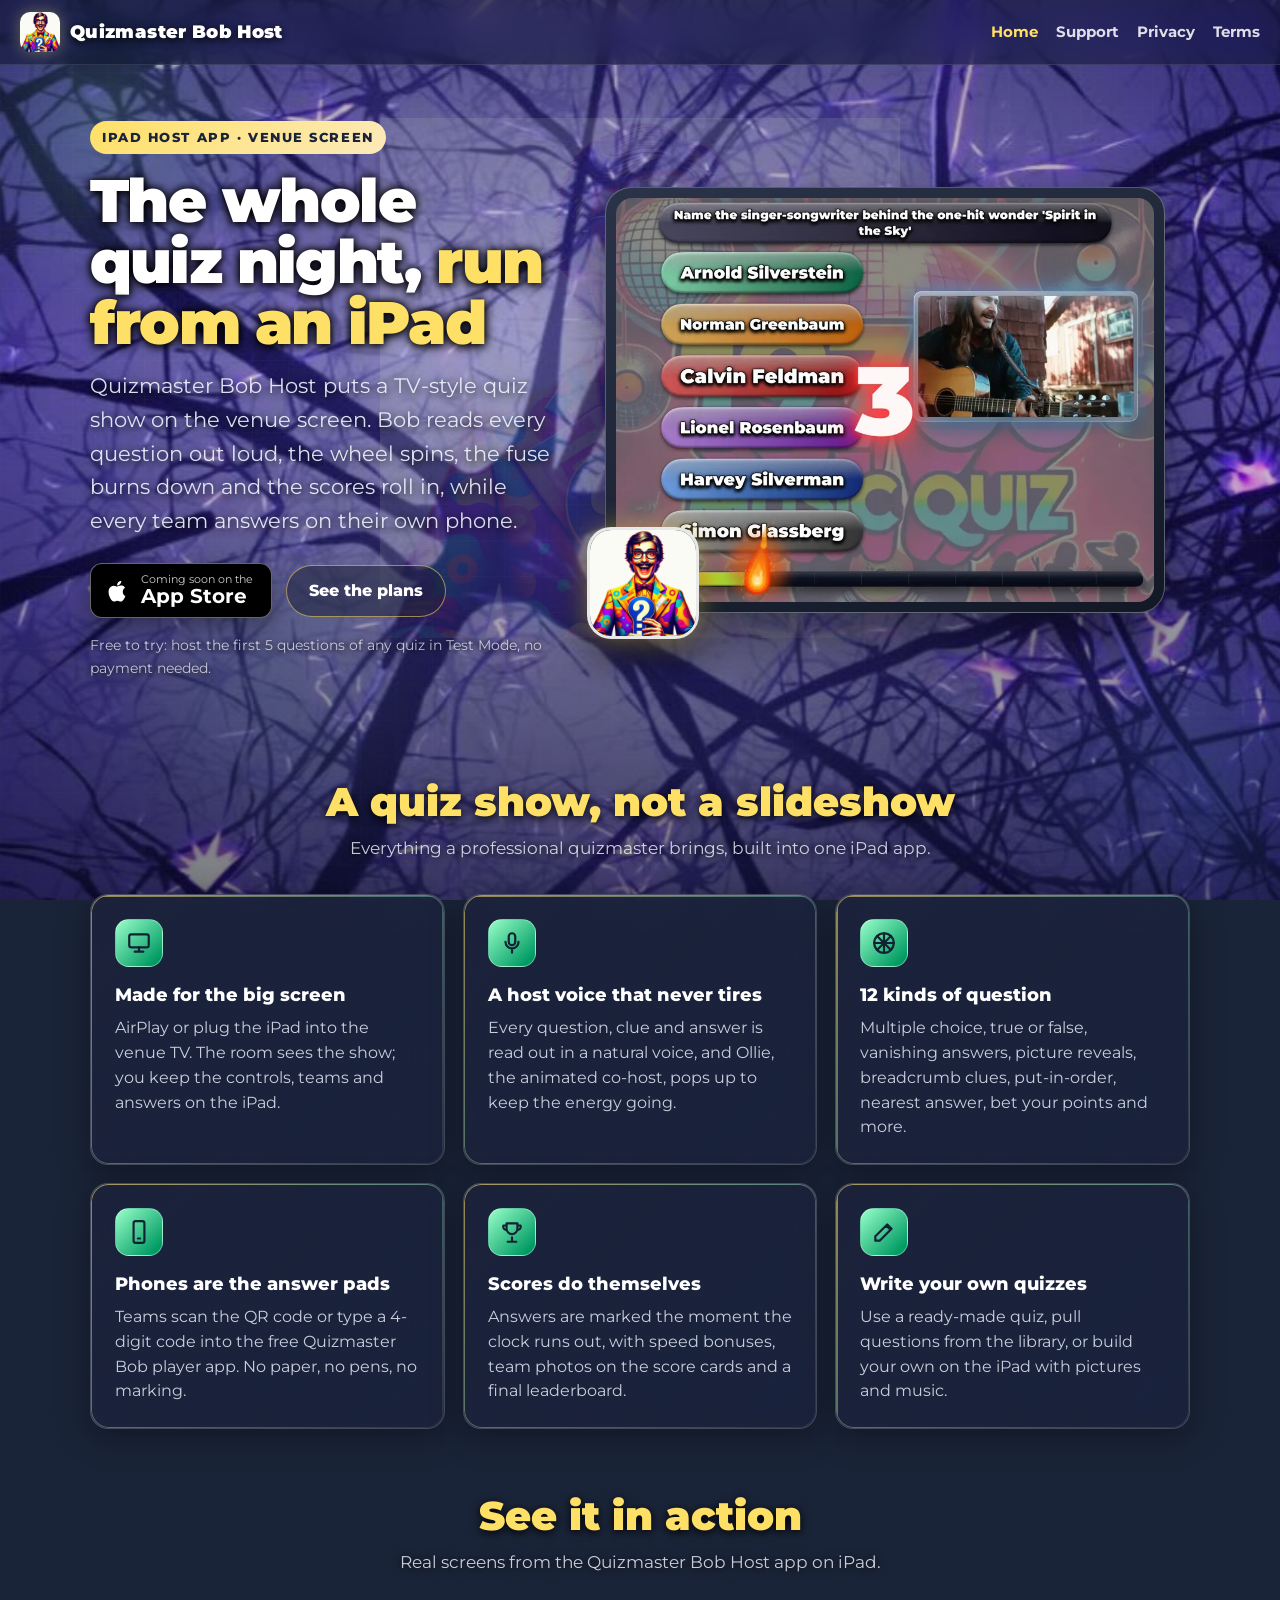
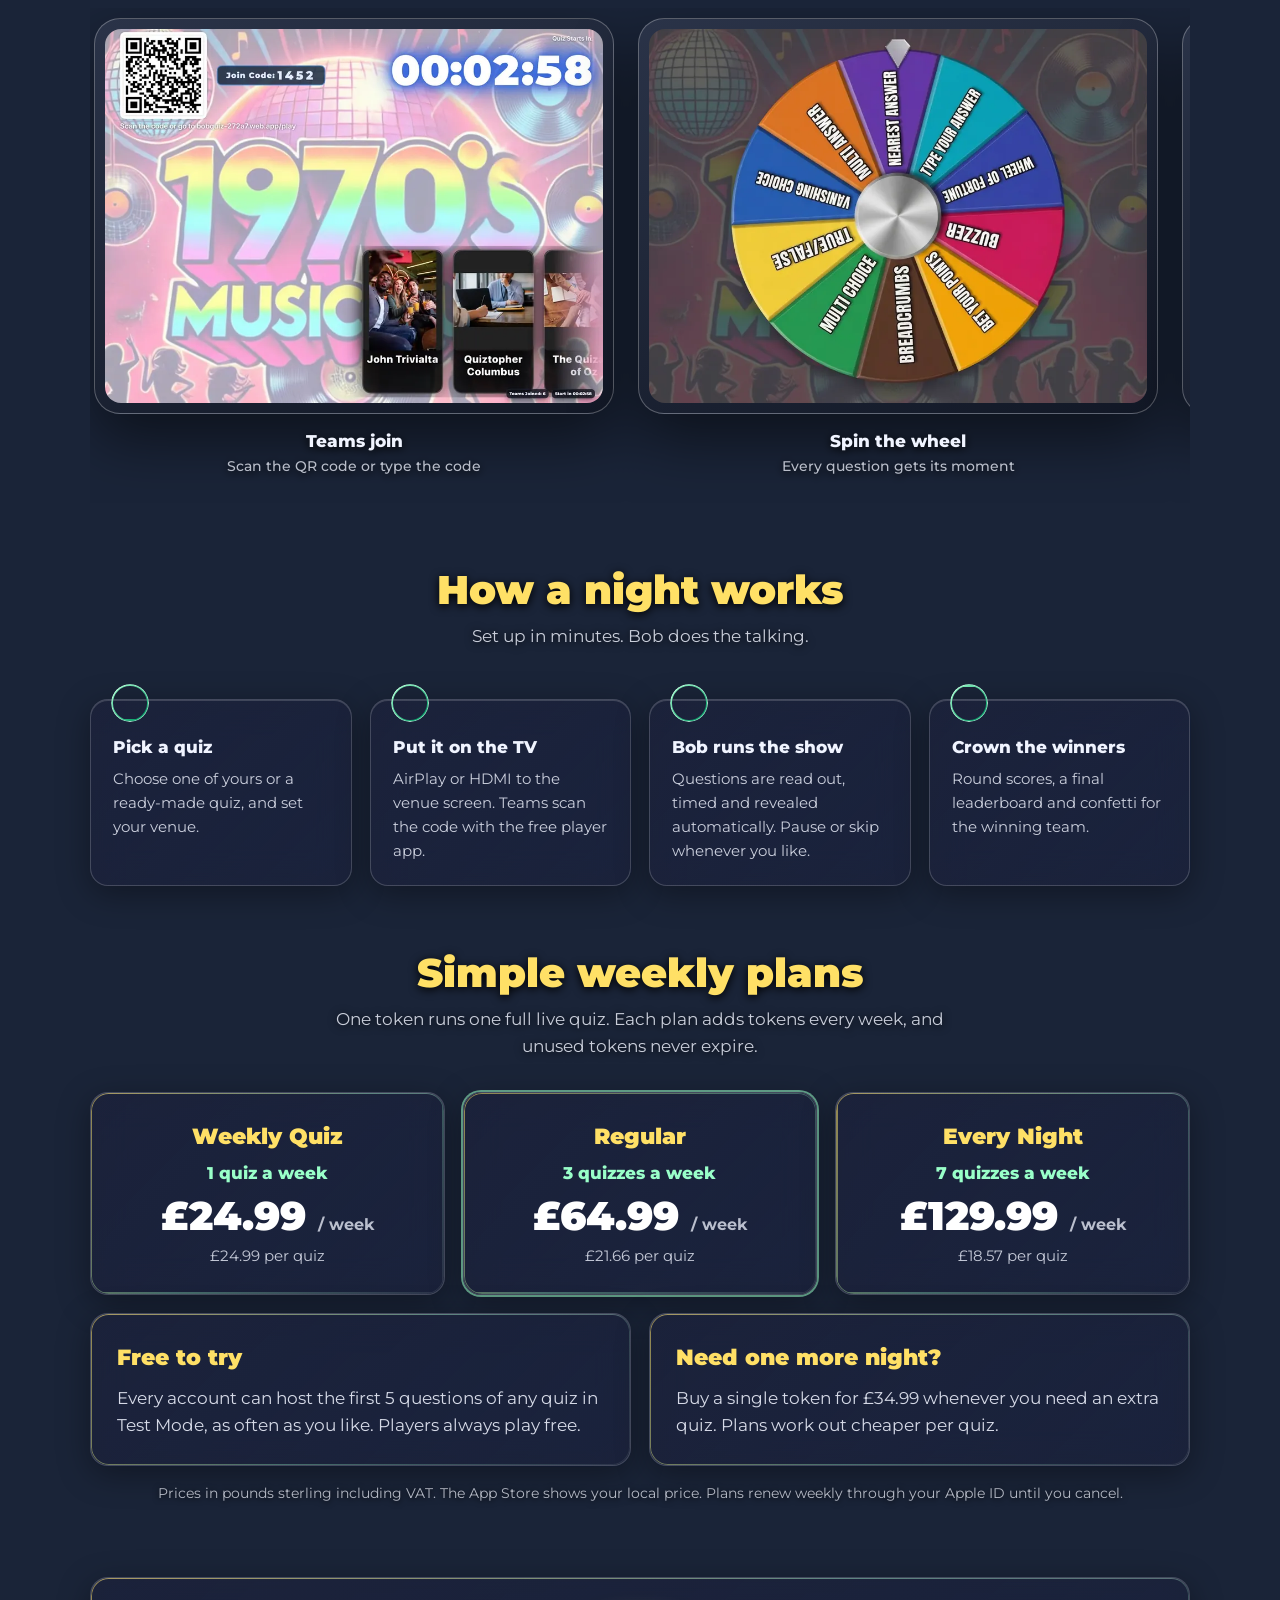
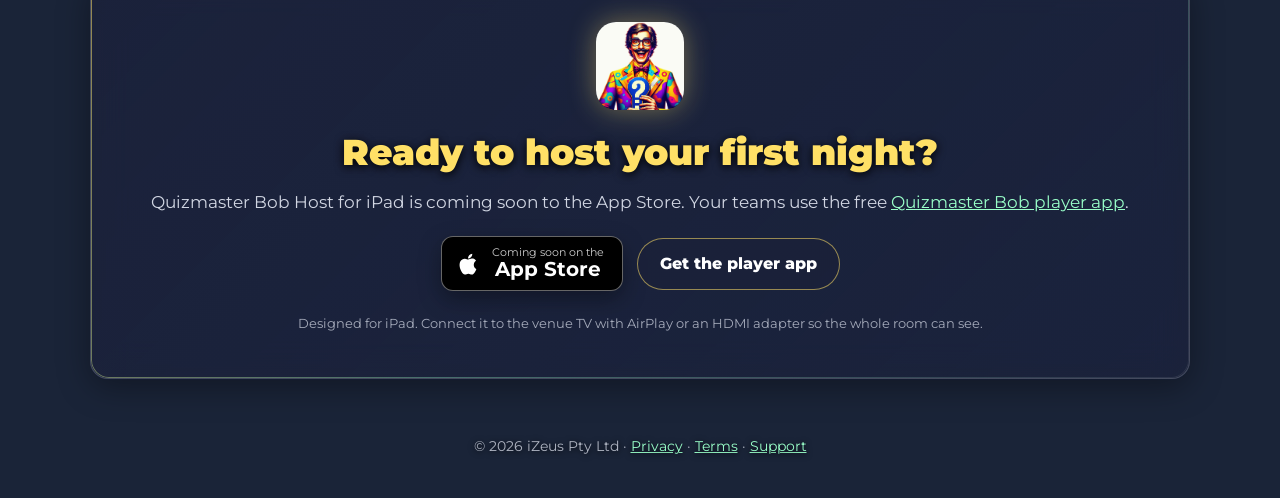
<file: index.html>
<!DOCTYPE html>
<html lang="en">
<head>
<meta charset="utf-8">
<meta name="viewport" content="width=device-width, initial-scale=1, viewport-fit=cover">
<title>Quizmaster Bob Host – Run a pub quiz night from your iPad</title>
<meta name="description" content="Host a full TV-style pub quiz from an iPad: a host voice that reads every question, a spinning question wheel, fire countdowns and live scoreboards on the venue screen, with teams answering on their phones.">
<meta name="theme-color" content="#1a2438">
<meta property="og:title" content="Quizmaster Bob Host – Run a pub quiz night from your iPad">
<meta property="og:description" content="Host a full TV-style pub quiz from an iPad: a host voice that reads every question, a spinning question wheel, fire countdowns and live scoreboards on the venue screen, with teams answering on their phones.">
<meta property="og:image" content="https://quizhost.izeus.org/assets/icon-512.png">
<link rel="icon" type="image/png" sizes="32x32" href="assets/icon-32.png">
<link rel="icon" type="image/png" sizes="512x512" href="assets/icon-512.png">
<link rel="apple-touch-icon" href="assets/icon-180.png">
<link rel="preconnect" href="https://fonts.googleapis.com">
<link rel="preconnect" href="https://fonts.gstatic.com" crossorigin>
<link href="https://fonts.googleapis.com/css2?family=Montserrat:wght@500;700;800;900&display=swap" rel="stylesheet">
<link rel="stylesheet" href="assets/style.css?v=mv4mfxzy">
</head>
<body>
<div class="bg" aria-hidden="true">
  <div class="bg-art"></div>
  <img class="bg-mark" src="assets/logo-full.png" alt="">
  <div class="orb o1"></div><div class="orb o2"></div><div class="orb o3"></div><div class="orb o4"></div>
  <div class="grid"></div>
  <div class="mist"></div>
</div>
<header class="nav">
  <a class="brand" href="index.html"><img src="assets/logo-full.png" alt="" width="40" height="40"><span>Quizmaster Bob Host</span></a>
  <nav class="nav-links"><a href="index.html" aria-current="page">Home</a><a href="support.html">Support</a><a href="privacy.html">Privacy</a><a href="terms.html">Terms</a></nav>
</header>
<main class="wrap wide">
<section class="pitch ipad">
  <div>
    <span class="eyebrow">iPad host app &middot; Venue screen</span>
    <h1>The whole quiz night, <span class="grad">run from an iPad</span></h1>
    <p class="lead">Quizmaster Bob Host puts a TV-style quiz show on the venue screen. Bob reads every question out loud, the wheel spins, the fuse burns down and the scores roll in, while every team answers on their own phone.</p>
    <div class="cta-row">
      <a class="store soon" href="#get"><svg viewBox="0 0 24 24" aria-hidden="true"><path d="M16.4 12.6c0-2.4 2-3.6 2.1-3.7-1.1-1.7-2.9-1.9-3.5-1.9-1.5-.2-2.9.9-3.7.9-.8 0-1.9-.9-3.2-.8-1.6 0-3.1 1-4 2.4-1.7 3-.4 7.4 1.2 9.8.8 1.2 1.8 2.5 3 2.4 1.2 0 1.7-.8 3.1-.8 1.5 0 1.9.8 3.2.8 1.3 0 2.1-1.2 2.9-2.4.9-1.4 1.3-2.7 1.3-2.8-.1 0-2.4-.9-2.4-3.9zM14 5.5c.7-.8 1.1-1.9 1-3-1 0-2.1.7-2.8 1.5-.6.7-1.2 1.8-1 2.9 1.1.1 2.1-.6 2.8-1.4z"/></svg><span><small>Coming soon on the</small><b>App Store</b></span></a>
      <a class="btn btn-ghost" href="#pricing">See the plans</a>
    </div>
    <p class="meta">Free to try: host the first 5 questions of any quiz in Test Mode, no payment needed.</p>
  </div>
  <div class="pitch-art">
    <div class="frame tab"><img src="assets/shots/question.webp" alt="A multiple choice question on the venue screen with big coloured answers and a burning countdown" width="900" height="675"></div>
    <img class="pitch-logo" src="assets/icon-512.png" alt="Quizmaster Bob app icon" width="112" height="112">
  </div>
</section>

<section id="features">
  <h2 class="section-title">A quiz show, not a slideshow</h2>
  <p class="section-sub">Everything a professional quizmaster brings, built into one iPad app.</p>
  <div class="features">
    <div class="feature glass"><div class="icon"><svg viewBox="0 0 24 24" aria-hidden="true"><rect x="3" y="4" width="18" height="12" rx="2"/><path d="M8 20h8M12 16v4"/></svg></div><h3>Made for the big screen</h3><p>AirPlay or plug the iPad into the venue TV. The room sees the show; you keep the controls, teams and answers on the iPad.</p></div>
    <div class="feature glass"><div class="icon"><svg viewBox="0 0 24 24" aria-hidden="true"><rect x="9" y="3" width="6" height="11" rx="3"/><path d="M6 11a6 6 0 0 0 12 0M12 17v4"/></svg></div><h3>A host voice that never tires</h3><p>Every question, clue and answer is read out in a natural voice, and Ollie, the animated co-host, pops up to keep the energy going.</p></div>
    <div class="feature glass"><div class="icon"><svg viewBox="0 0 24 24" aria-hidden="true"><circle cx="12" cy="12" r="9"/><path d="M12 3v18M3 12h18M5.6 5.6l12.8 12.8M18.4 5.6L5.6 18.4"/></svg></div><h3>12 kinds of question</h3><p>Multiple choice, true or false, vanishing answers, picture reveals, breadcrumb clues, put-in-order, nearest answer, bet your points and more.</p></div>
    <div class="feature glass"><div class="icon"><svg viewBox="0 0 24 24" aria-hidden="true"><rect x="7" y="2" width="10" height="20" rx="2"/><path d="M11 18h2"/></svg></div><h3>Phones are the answer pads</h3><p>Teams scan the QR code or type a 4-digit code into the free Quizmaster Bob player app. No paper, no pens, no marking.</p></div>
    <div class="feature glass"><div class="icon"><svg viewBox="0 0 24 24" aria-hidden="true"><path d="M8 21h8M12 17v4M7 4h10v5a5 5 0 0 1-10 0V4zM7 6H4a3 3 0 0 0 3 4M17 6h3a3 3 0 0 1-3 4"/></svg></div><h3>Scores do themselves</h3><p>Answers are marked the moment the clock runs out, with speed bonuses, team photos on the score cards and a final leaderboard.</p></div>
    <div class="feature glass"><div class="icon"><svg viewBox="0 0 24 24" aria-hidden="true"><path d="M4 20h4L19 9l-4-4L4 16v4zM14 6l4 4"/></svg></div><h3>Write your own quizzes</h3><p>Use a ready-made quiz, pull questions from the library, or build your own on the iPad with pictures and music.</p></div>
  </div>
</section>

<section id="screens">
  <h2 class="section-title">See it in action</h2>
  <p class="section-sub">Real screens from the Quizmaster Bob Host app on iPad.</p>
  <div class="shots">
    <figure class="shot wide"><div class="frame tab"><img src="assets/shots/lobby.webp" alt="Lobby screen with a QR code, join code and countdown" width="900" height="675" loading="lazy"></div><figcaption>Teams join<span>Scan the QR code or type the code</span></figcaption></figure>
    <figure class="shot wide"><div class="frame tab"><img src="assets/shots/wheel.webp" alt="Spinning wheel landing on the next question type" width="900" height="675" loading="lazy"></div><figcaption>Spin the wheel<span>Every question gets its moment</span></figcaption></figure>
    <figure class="shot wide"><div class="frame tab"><img src="assets/shots/question.webp" alt="Multiple choice question with large coloured answers" width="900" height="675" loading="lazy"></div><figcaption>Big, bold questions<span>Readable from the back of the pub</span></figcaption></figure>
    <figure class="shot wide"><div class="frame tab"><img src="assets/shots/wheelboard.webp" alt="Wheel of Fortune letter board spelling the answer" width="900" height="675" loading="lazy"></div><figcaption>Wheel of Fortune<span>Letters appear as time runs out</span></figcaption></figure>
    <figure class="shot wide"><div class="frame tab"><img src="assets/shots/reveal.webp" alt="Answer reveal with percentages and team photos" width="900" height="675" loading="lazy"></div><figcaption>The big reveal<span>Who picked what, with team photos</span></figcaption></figure>
    <figure class="shot wide"><div class="frame tab"><img src="assets/shots/scores.webp" alt="Team score cards with photos and points" width="900" height="675" loading="lazy"></div><figcaption>Scores for every question<span>Team photos and points roll in</span></figcaption></figure>
    <figure class="shot wide"><div class="frame tab"><img src="assets/shots/rounds.webp" alt="Round scores with medals for the top three teams" width="900" height="675" loading="lazy"></div><figcaption>Round scores<span>Medals, confetti and bragging rights</span></figcaption></figure>
    <figure class="shot wide"><div class="frame tab"><img src="assets/shots/breadcrumbs.webp" alt="Breadcrumb clue cards dealt onto the screen" width="900" height="675" loading="lazy"></div><figcaption>Breadcrumb clues<span>Fewer clues, more points</span></figcaption></figure>
    <figure class="shot wide"><div class="frame tab"><img src="assets/shots/console.webp" alt="The host controls on the iPad" width="900" height="675" loading="lazy"></div><figcaption>You stay in control<span>Pause, skip and see every answer</span></figcaption></figure>
  </div>
</section>

<section id="how">
  <h2 class="section-title">How a night works</h2>
  <p class="section-sub">Set up in minutes. Bob does the talking.</p>
  <ol class="steps">
    <li class="glass"><h3>Pick a quiz</h3><p>Choose one of yours or a ready-made quiz, and set your venue.</p></li>
    <li class="glass"><h3>Put it on the TV</h3><p>AirPlay or HDMI to the venue screen. Teams scan the code with the free player app.</p></li>
    <li class="glass"><h3>Bob runs the show</h3><p>Questions are read out, timed and revealed automatically. Pause or skip whenever you like.</p></li>
    <li class="glass"><h3>Crown the winners</h3><p>Round scores, a final leaderboard and confetti for the winning team.</p></li>
  </ol>
</section>

<section id="pricing">
  <h2 class="section-title">Simple weekly plans</h2>
  <p class="section-sub">One token runs one full live quiz. Each plan adds tokens every week, and unused tokens never expire.</p>
  <div class="prices">
    <div class="price glass">
      <h3>Weekly Quiz</h3><div class="qty">1 quiz a week</div>
      <div class="amt">£24.99 <small>/ week</small></div>
      <div class="per">£24.99 per quiz</div>
    </div>
    <div class="price glass best">
      <h3>Regular</h3><div class="qty">3 quizzes a week</div>
      <div class="amt">£64.99 <small>/ week</small></div>
      <div class="per">£21.66 per quiz</div>
    </div>
    <div class="price glass">
      <h3>Every Night</h3><div class="qty">7 quizzes a week</div>
      <div class="amt">£129.99 <small>/ week</small></div>
      <div class="per">£18.57 per quiz</div>
    </div>
  </div>
  <div class="price-notes">
    <div class="plan glass"><h3>Free to try</h3><p>Every account can host the first 5 questions of any quiz in Test Mode, as often as you like. Players always play free.</p></div>
    <div class="plan glass"><h3>Need one more night?</h3><p>Buy a single token for £34.99 whenever you need an extra quiz. Plans work out cheaper per quiz.</p></div>
  </div>
  <p class="meta" style="text-align:center">Prices in pounds sterling including VAT. The App Store shows your local price. Plans renew weekly through your Apple ID until you cancel.</p>
</section>

<section id="get">
  <div class="band glass">
    <img src="assets/logo-full.png" alt="" width="88" height="88">
    <h2>Ready to host your first night?</h2>
    <p>Quizmaster Bob Host for iPad is coming soon to the App Store. Your teams use the free <a href="https://quizmasterbob.izeus.org">Quizmaster Bob player app</a>.</p>
    <div class="cta-row" style="justify-content:center">
      <a class="store soon" href="#get"><svg viewBox="0 0 24 24" aria-hidden="true"><path d="M16.4 12.6c0-2.4 2-3.6 2.1-3.7-1.1-1.7-2.9-1.9-3.5-1.9-1.5-.2-2.9.9-3.7.9-.8 0-1.9-.9-3.2-.8-1.6 0-3.1 1-4 2.4-1.7 3-.4 7.4 1.2 9.8.8 1.2 1.8 2.5 3 2.4 1.2 0 1.7-.8 3.1-.8 1.5 0 1.9.8 3.2.8 1.3 0 2.1-1.2 2.9-2.4.9-1.4 1.3-2.7 1.3-2.8-.1 0-2.4-.9-2.4-3.9zM14 5.5c.7-.8 1.1-1.9 1-3-1 0-2.1.7-2.8 1.5-.6.7-1.2 1.8-1 2.9 1.1.1 2.1-.6 2.8-1.4z"/></svg><span><small>Coming soon on the</small><b>App Store</b></span></a>
      <a class="btn btn-ghost" href="https://apps.apple.com/au/app/quizmaster-bob/id6778641163">Get the player app</a>
    </div>
    <p class="fine">Designed for iPad. Connect it to the venue TV with AirPlay or an HDMI adapter so the whole room can see.</p>
  </div>
</section>
</main>
<footer class="foot">&copy; 2026 iZeus Pty Ltd &middot; <a href="privacy.html">Privacy</a> &middot; <a href="terms.html">Terms</a> &middot; <a href="support.html">Support</a></footer>
</body>
</html>
</file>
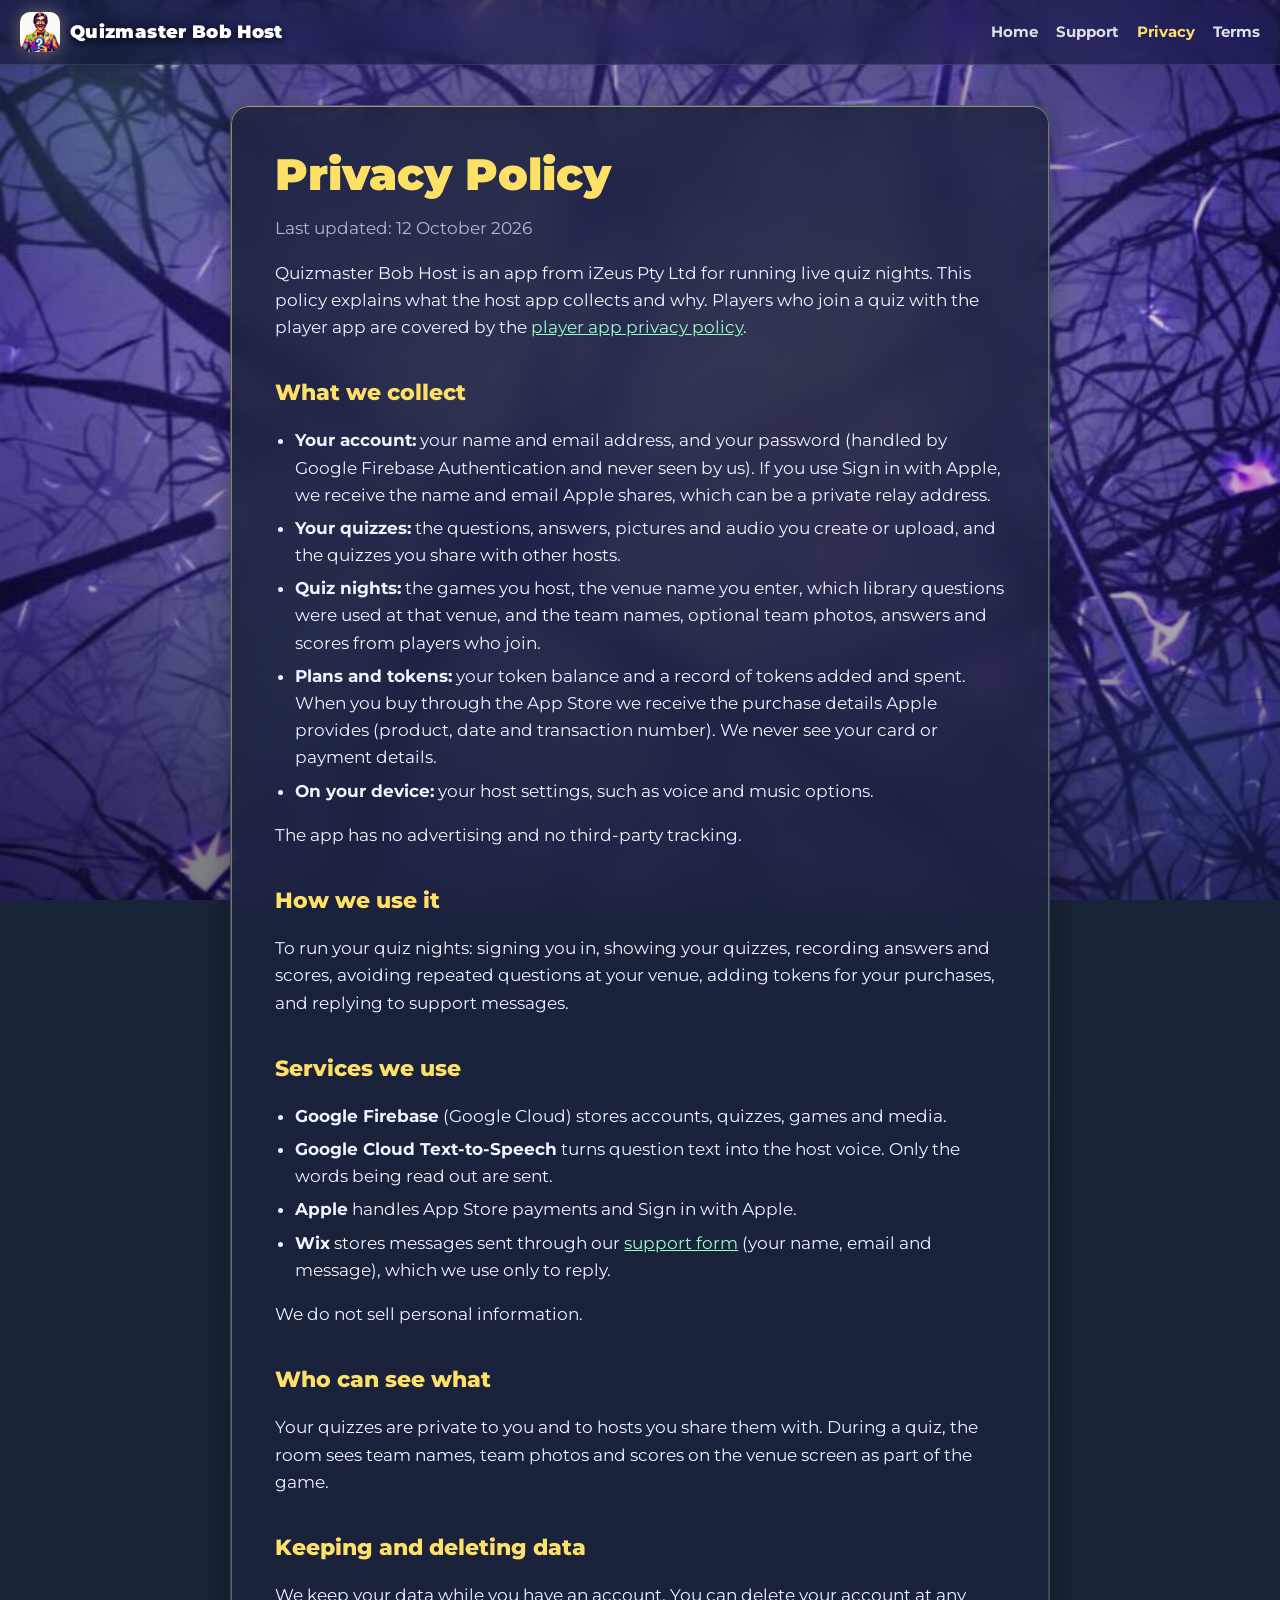
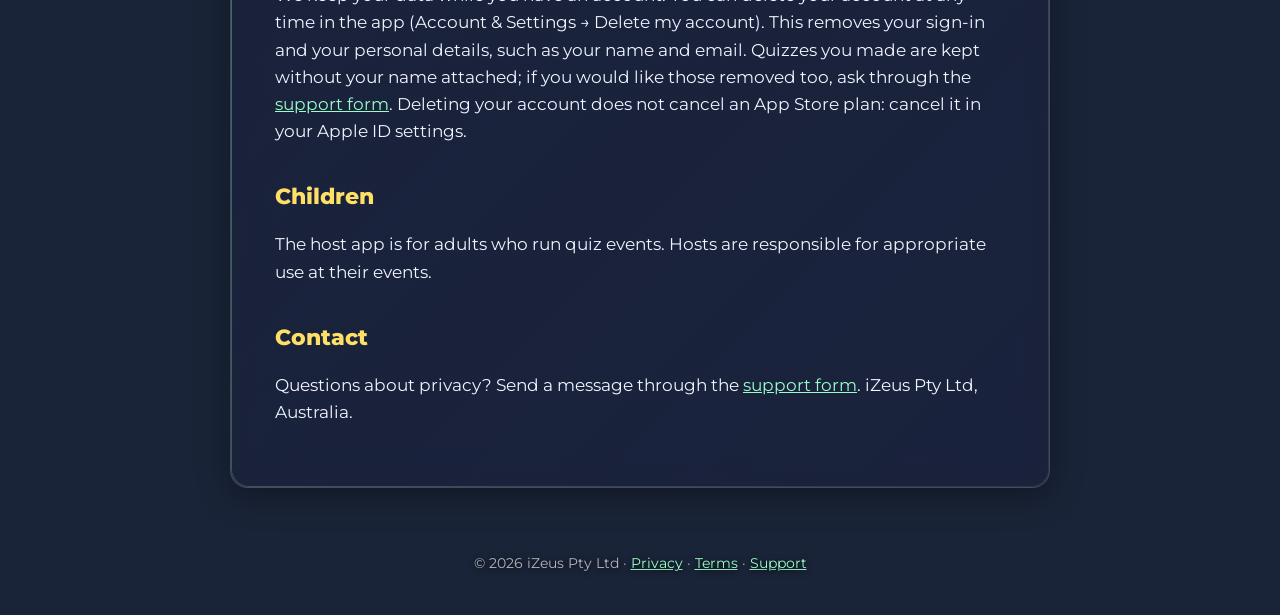
<file: privacy.html>
<!DOCTYPE html>
<html lang="en">
<head>
<meta charset="utf-8">
<meta name="viewport" content="width=device-width, initial-scale=1, viewport-fit=cover">
<title>Quizmaster Bob Host Privacy Policy</title>
<meta name="description" content="How the Quizmaster Bob Host app handles host accounts, quizzes, game data, purchases and support messages.">
<meta name="theme-color" content="#1a2438">
<meta property="og:title" content="Quizmaster Bob Host Privacy Policy">
<meta property="og:description" content="How the Quizmaster Bob Host app handles host accounts, quizzes, game data, purchases and support messages.">
<meta property="og:image" content="https://quizhost.izeus.org/assets/icon-512.png">
<link rel="icon" type="image/png" sizes="32x32" href="assets/icon-32.png">
<link rel="icon" type="image/png" sizes="512x512" href="assets/icon-512.png">
<link rel="apple-touch-icon" href="assets/icon-180.png">
<link rel="preconnect" href="https://fonts.googleapis.com">
<link rel="preconnect" href="https://fonts.gstatic.com" crossorigin>
<link href="https://fonts.googleapis.com/css2?family=Montserrat:wght@500;700;800;900&display=swap" rel="stylesheet">
<link rel="stylesheet" href="assets/style.css?v=mv4mfxzy">
</head>
<body>
<div class="bg" aria-hidden="true">
  <div class="bg-art"></div>
  <img class="bg-mark" src="assets/logo-full.png" alt="">
  <div class="orb o1"></div><div class="orb o2"></div><div class="orb o3"></div><div class="orb o4"></div>
  <div class="grid"></div>
  <div class="mist"></div>
</div>
<header class="nav">
  <a class="brand" href="index.html"><img src="assets/logo-full.png" alt="" width="40" height="40"><span>Quizmaster Bob Host</span></a>
  <nav class="nav-links"><a href="index.html">Home</a><a href="support.html">Support</a><a href="privacy.html" aria-current="page">Privacy</a><a href="terms.html">Terms</a></nav>
</header>
<main class="wrap"><article class="doc glass">
<h1>Privacy Policy</h1>
<p class="muted">Last updated: 12 October 2026</p>
<p>Quizmaster Bob Host is an app from iZeus Pty Ltd for running live quiz nights. This policy explains what the host app collects and why. Players who join a quiz with the player app are covered by the <a href="https://quizmasterbob.izeus.org/privacy.html">player app privacy policy</a>.</p>

<h2>What we collect</h2>
<ul>
  <li><strong>Your account:</strong> your name and email address, and your password (handled by Google Firebase Authentication and never seen by us). If you use Sign in with Apple, we receive the name and email Apple shares, which can be a private relay address.</li>
  <li><strong>Your quizzes:</strong> the questions, answers, pictures and audio you create or upload, and the quizzes you share with other hosts.</li>
  <li><strong>Quiz nights:</strong> the games you host, the venue name you enter, which library questions were used at that venue, and the team names, optional team photos, answers and scores from players who join.</li>
  <li><strong>Plans and tokens:</strong> your token balance and a record of tokens added and spent. When you buy through the App Store we receive the purchase details Apple provides (product, date and transaction number). We never see your card or payment details.</li>
  <li><strong>On your device:</strong> your host settings, such as voice and music options.</li>
</ul>
<p>The app has no advertising and no third-party tracking.</p>

<h2>How we use it</h2>
<p>To run your quiz nights: signing you in, showing your quizzes, recording answers and scores, avoiding repeated questions at your venue, adding tokens for your purchases, and replying to support messages.</p>

<h2>Services we use</h2>
<ul>
  <li><strong>Google Firebase</strong> (Google Cloud) stores accounts, quizzes, games and media.</li>
  <li><strong>Google Cloud Text-to-Speech</strong> turns question text into the host voice. Only the words being read out are sent.</li>
  <li><strong>Apple</strong> handles App Store payments and Sign in with Apple.</li>
  <li><strong>Wix</strong> stores messages sent through our <a href="support.html#contact">support form</a> (your name, email and message), which we use only to reply.</li>
</ul>
<p>We do not sell personal information.</p>

<h2>Who can see what</h2>
<p>Your quizzes are private to you and to hosts you share them with. During a quiz, the room sees team names, team photos and scores on the venue screen as part of the game.</p>

<h2>Keeping and deleting data</h2>
<p>We keep your data while you have an account. You can delete your account at any time in the app (Account &amp; Settings &rarr; Delete my account). This removes your sign-in and your personal details, such as your name and email. Quizzes you made are kept without your name attached; if you would like those removed too, ask through the <a href="support.html#contact">support form</a>. Deleting your account does not cancel an App Store plan: cancel it in your Apple ID settings.</p>

<h2>Children</h2>
<p>The host app is for adults who run quiz events. Hosts are responsible for appropriate use at their events.</p>

<h2>Contact</h2>
<p>Questions about privacy? Send a message through the <a href="support.html#contact">support form</a>. iZeus Pty Ltd, Australia.</p>
</article></main>
<footer class="foot">&copy; 2026 iZeus Pty Ltd &middot; <a href="privacy.html">Privacy</a> &middot; <a href="terms.html">Terms</a> &middot; <a href="support.html">Support</a></footer>
</body>
</html>
</file>
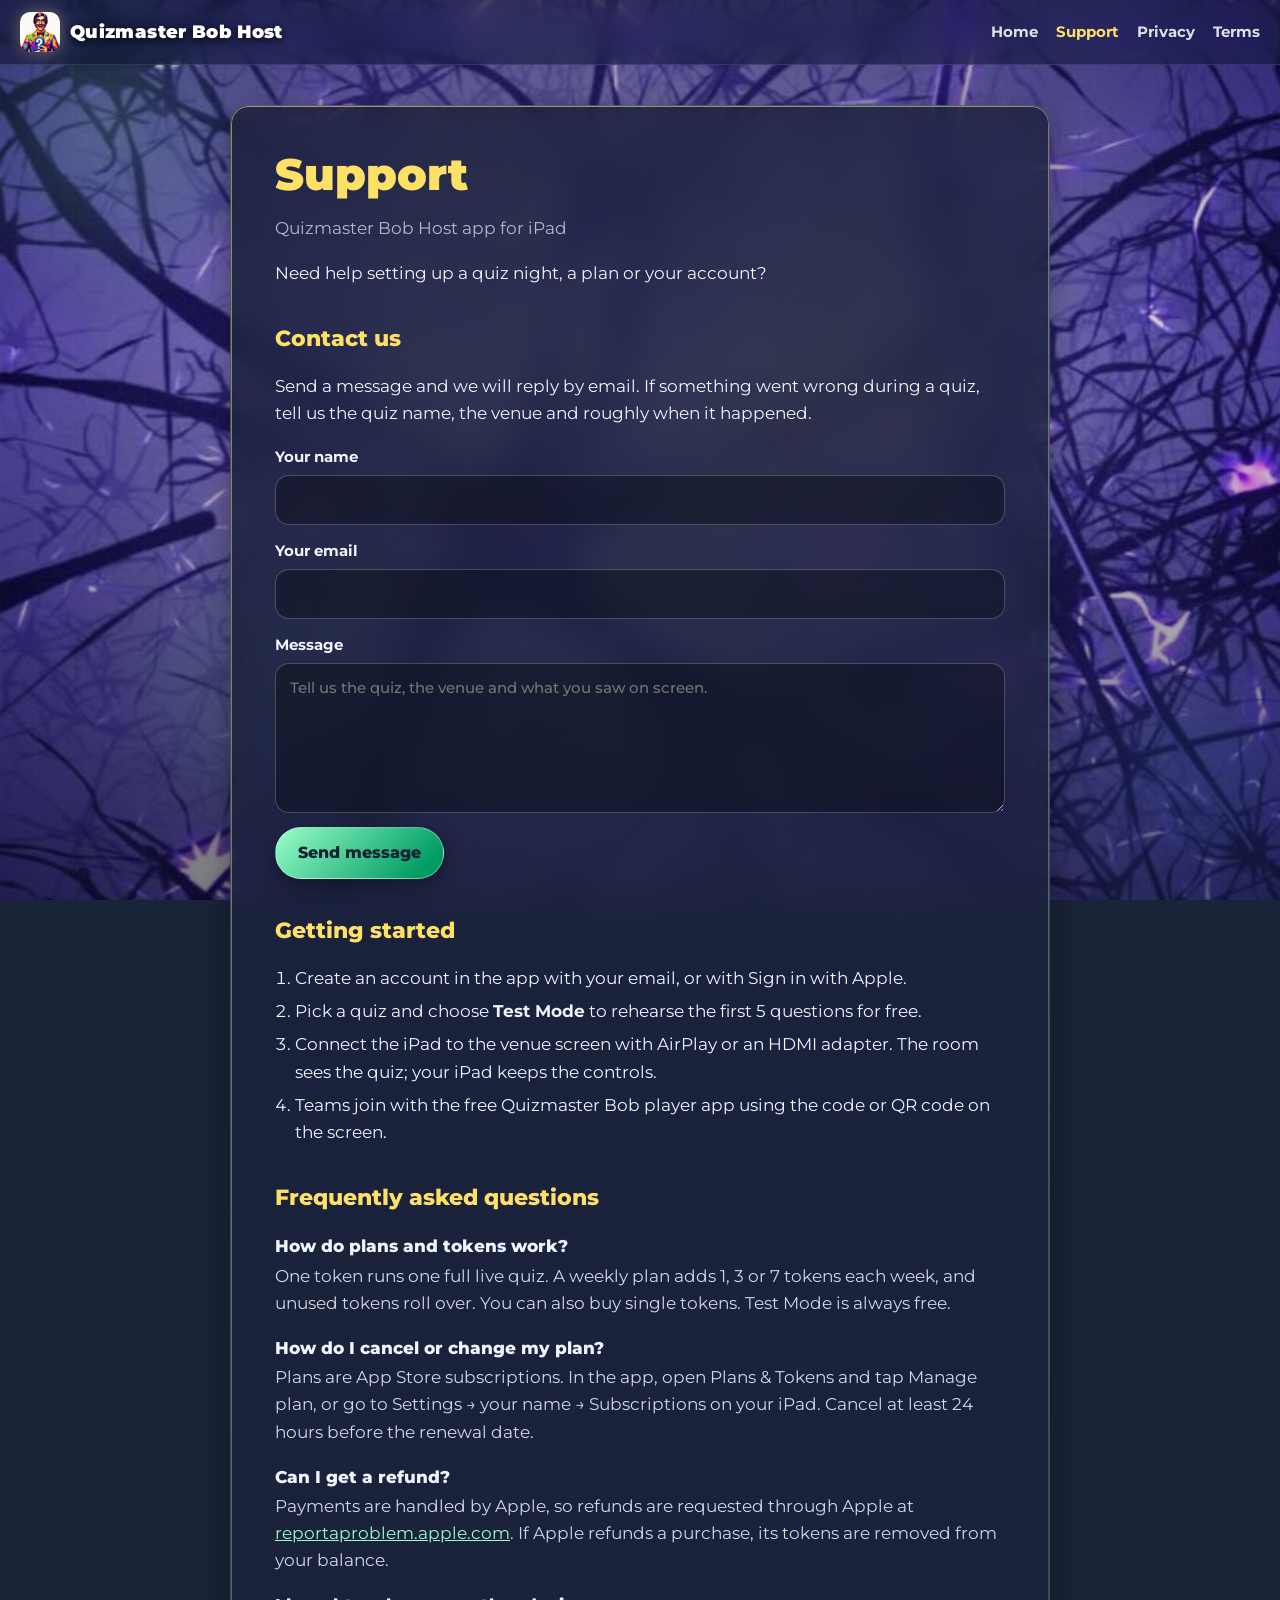
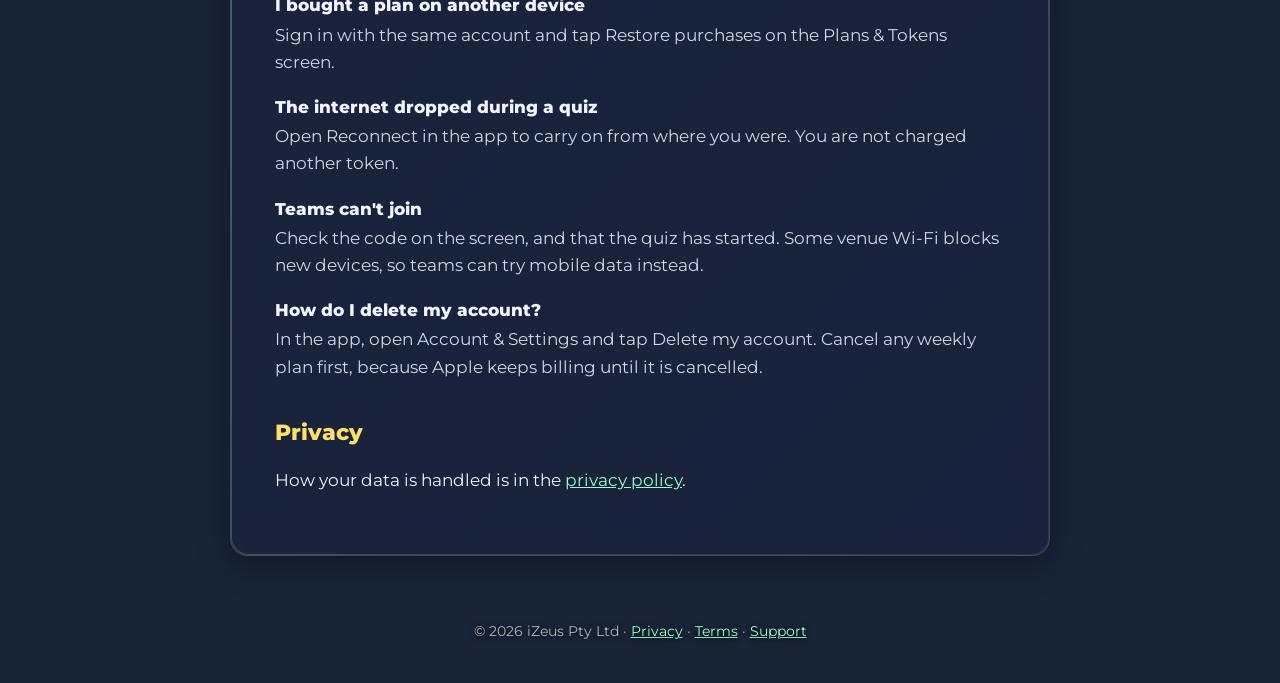
<file: support.html>
<!DOCTYPE html>
<html lang="en">
<head>
<meta charset="utf-8">
<meta name="viewport" content="width=device-width, initial-scale=1, viewport-fit=cover">
<title>Quizmaster Bob Host Support</title>
<meta name="description" content="Help hosting a live quiz with the Quizmaster Bob Host app, and a contact form.">
<meta name="theme-color" content="#1a2438">
<meta property="og:title" content="Quizmaster Bob Host Support">
<meta property="og:description" content="Help hosting a live quiz with the Quizmaster Bob Host app, and a contact form.">
<meta property="og:image" content="https://quizhost.izeus.org/assets/icon-512.png">
<link rel="icon" type="image/png" sizes="32x32" href="assets/icon-32.png">
<link rel="icon" type="image/png" sizes="512x512" href="assets/icon-512.png">
<link rel="apple-touch-icon" href="assets/icon-180.png">
<link rel="preconnect" href="https://fonts.googleapis.com">
<link rel="preconnect" href="https://fonts.gstatic.com" crossorigin>
<link href="https://fonts.googleapis.com/css2?family=Montserrat:wght@500;700;800;900&display=swap" rel="stylesheet">
<link rel="stylesheet" href="assets/style.css?v=mv4mfxzy">
</head>
<body>
<div class="bg" aria-hidden="true">
  <div class="bg-art"></div>
  <img class="bg-mark" src="assets/logo-full.png" alt="">
  <div class="orb o1"></div><div class="orb o2"></div><div class="orb o3"></div><div class="orb o4"></div>
  <div class="grid"></div>
  <div class="mist"></div>
</div>
<header class="nav">
  <a class="brand" href="index.html"><img src="assets/logo-full.png" alt="" width="40" height="40"><span>Quizmaster Bob Host</span></a>
  <nav class="nav-links"><a href="index.html">Home</a><a href="support.html" aria-current="page">Support</a><a href="privacy.html">Privacy</a><a href="terms.html">Terms</a></nav>
</header>
<main class="wrap"><article class="doc glass">
<h1>Support</h1>
<p class="muted">Quizmaster Bob Host app for iPad</p>
<p>Need help setting up a quiz night, a plan or your account?</p>

<h2 id="contact">Contact us</h2>
<p>Send a message and we will reply by email. If something went wrong during a quiz, tell us the quiz name, the venue and roughly when it happened.</p>
<p class="notice ok" id="sent" role="status" hidden>Thanks. Your message has been sent. We will reply by email.</p>
<p class="notice err" id="error" role="alert" hidden></p>
<form class="contact" method="post" action="https://www.izeus.org/_functions/support">
  <input type="hidden" name="app" value="QuizmasterBobHost">
  <input type="hidden" name="return" value="https://quizhost.izeus.org/support.html">
  <label>Your name<input name="name" required maxlength="80" autocomplete="name"></label>
  <label>Your email<input name="email" type="email" required maxlength="120" autocomplete="email"></label>
  <label>Message<textarea name="message" required minlength="5" maxlength="4000" placeholder="Tell us the quiz, the venue and what you saw on screen."></textarea></label>
  <div class="hp" aria-hidden="true"><label>Leave this empty<input name="website" tabindex="-1" autocomplete="off"></label></div>
  <button class="btn" type="submit">Send message</button>
</form>

<h2>Getting started</h2>
<ol>
  <li>Create an account in the app with your email, or with Sign in with Apple.</li>
  <li>Pick a quiz and choose <strong>Test Mode</strong> to rehearse the first 5 questions for free.</li>
  <li>Connect the iPad to the venue screen with AirPlay or an HDMI adapter. The room sees the quiz; your iPad keeps the controls.</li>
  <li>Teams join with the free Quizmaster Bob player app using the code or QR code on the screen.</li>
</ol>

<h2>Frequently asked questions</h2>
<p class="faq-q">How do plans and tokens work?</p>
<p class="faq-a">One token runs one full live quiz. A weekly plan adds 1, 3 or 7 tokens each week, and unused tokens roll over. You can also buy single tokens. Test Mode is always free.</p>
<p class="faq-q">How do I cancel or change my plan?</p>
<p class="faq-a">Plans are App Store subscriptions. In the app, open Plans &amp; Tokens and tap Manage plan, or go to Settings &rarr; your name &rarr; Subscriptions on your iPad. Cancel at least 24 hours before the renewal date.</p>
<p class="faq-q">Can I get a refund?</p>
<p class="faq-a">Payments are handled by Apple, so refunds are requested through Apple at <a href="https://reportaproblem.apple.com">reportaproblem.apple.com</a>. If Apple refunds a purchase, its tokens are removed from your balance.</p>
<p class="faq-q">I bought a plan on another device</p>
<p class="faq-a">Sign in with the same account and tap Restore purchases on the Plans &amp; Tokens screen.</p>
<p class="faq-q">The internet dropped during a quiz</p>
<p class="faq-a">Open Reconnect in the app to carry on from where you were. You are not charged another token.</p>
<p class="faq-q">Teams can't join</p>
<p class="faq-a">Check the code on the screen, and that the quiz has started. Some venue Wi-Fi blocks new devices, so teams can try mobile data instead.</p>
<p class="faq-q">How do I delete my account?</p>
<p class="faq-a">In the app, open Account &amp; Settings and tap Delete my account. Cancel any weekly plan first, because Apple keeps billing until it is cancelled.</p>

<h2>Privacy</h2>
<p>How your data is handled is in the <a href="privacy.html">privacy policy</a>.</p>
</article></main>
<footer class="foot">&copy; 2026 iZeus Pty Ltd &middot; <a href="privacy.html">Privacy</a> &middot; <a href="terms.html">Terms</a> &middot; <a href="support.html">Support</a></footer>
<script src="assets/site.js?v=mv4mfxzy"></script>
</body>
</html>
</file>
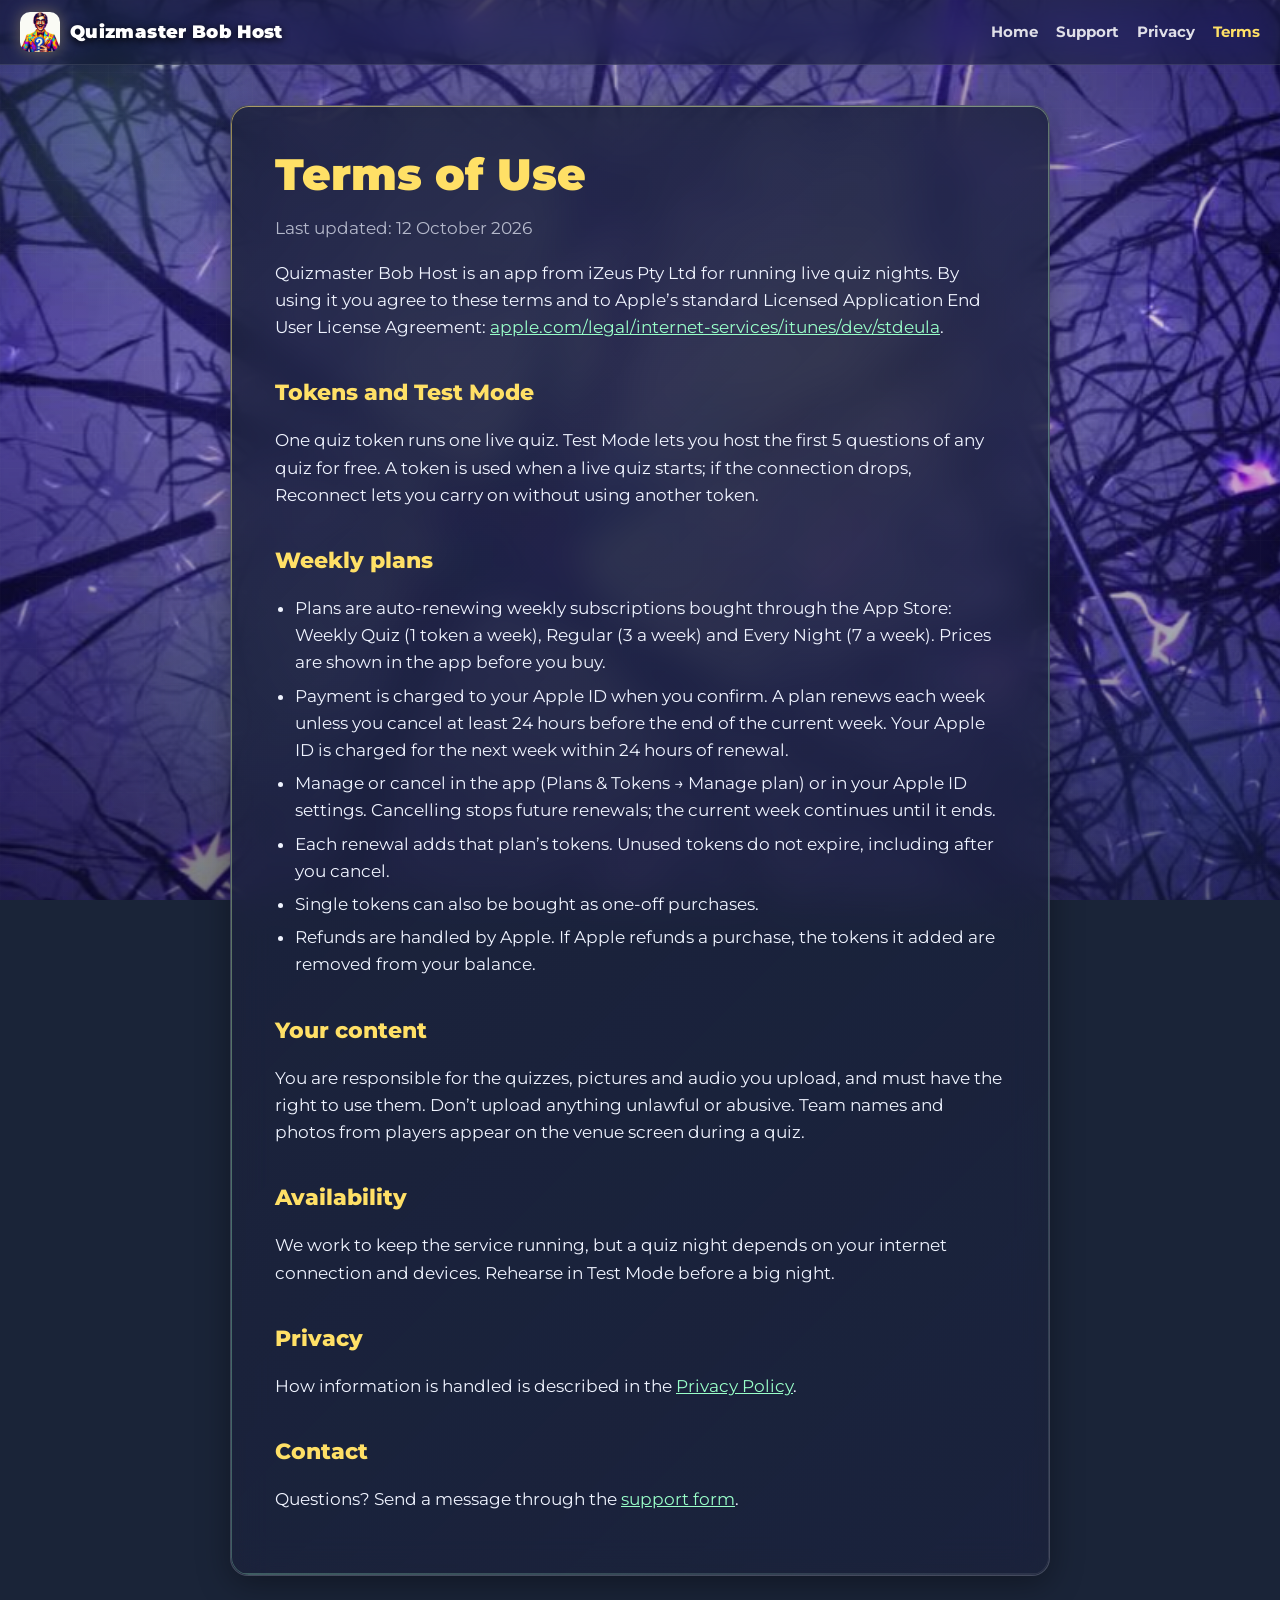
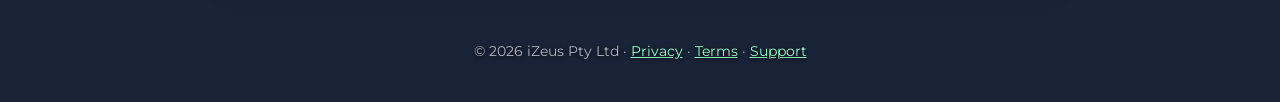
<file: terms.html>
<!DOCTYPE html>
<html lang="en">
<head>
<meta charset="utf-8">
<meta name="viewport" content="width=device-width, initial-scale=1, viewport-fit=cover">
<title>Quizmaster Bob Host Terms of Use</title>
<meta name="description" content="Terms of use for the Quizmaster Bob Host app, including weekly plans and quiz tokens.">
<meta name="theme-color" content="#1a2438">
<meta property="og:title" content="Quizmaster Bob Host Terms of Use">
<meta property="og:description" content="Terms of use for the Quizmaster Bob Host app, including weekly plans and quiz tokens.">
<meta property="og:image" content="https://quizhost.izeus.org/assets/icon-512.png">
<link rel="icon" type="image/png" sizes="32x32" href="assets/icon-32.png">
<link rel="icon" type="image/png" sizes="512x512" href="assets/icon-512.png">
<link rel="apple-touch-icon" href="assets/icon-180.png">
<link rel="preconnect" href="https://fonts.googleapis.com">
<link rel="preconnect" href="https://fonts.gstatic.com" crossorigin>
<link href="https://fonts.googleapis.com/css2?family=Montserrat:wght@500;700;800;900&display=swap" rel="stylesheet">
<link rel="stylesheet" href="assets/style.css?v=mv4mfxzy">
</head>
<body>
<div class="bg" aria-hidden="true">
  <div class="bg-art"></div>
  <img class="bg-mark" src="assets/logo-full.png" alt="">
  <div class="orb o1"></div><div class="orb o2"></div><div class="orb o3"></div><div class="orb o4"></div>
  <div class="grid"></div>
  <div class="mist"></div>
</div>
<header class="nav">
  <a class="brand" href="index.html"><img src="assets/logo-full.png" alt="" width="40" height="40"><span>Quizmaster Bob Host</span></a>
  <nav class="nav-links"><a href="index.html">Home</a><a href="support.html">Support</a><a href="privacy.html">Privacy</a><a href="terms.html" aria-current="page">Terms</a></nav>
</header>
<main class="wrap"><article class="doc glass">
<h1>Terms of Use</h1>
<p class="muted">Last updated: 12 October 2026</p>
<p>Quizmaster Bob Host is an app from iZeus Pty Ltd for running live quiz nights. By using it you agree to these terms and to Apple’s standard Licensed Application End User License Agreement: <a href="https://www.apple.com/legal/internet-services/itunes/dev/stdeula/">apple.com/legal/internet-services/itunes/dev/stdeula</a>.</p>

<h2>Tokens and Test Mode</h2>
<p>One quiz token runs one live quiz. Test Mode lets you host the first 5 questions of any quiz for free. A token is used when a live quiz starts; if the connection drops, Reconnect lets you carry on without using another token.</p>

<h2>Weekly plans</h2>
<ul>
  <li>Plans are auto-renewing weekly subscriptions bought through the App Store: Weekly Quiz (1 token a week), Regular (3 a week) and Every Night (7 a week). Prices are shown in the app before you buy.</li>
  <li>Payment is charged to your Apple ID when you confirm. A plan renews each week unless you cancel at least 24 hours before the end of the current week. Your Apple ID is charged for the next week within 24 hours of renewal.</li>
  <li>Manage or cancel in the app (Plans &amp; Tokens &rarr; Manage plan) or in your Apple ID settings. Cancelling stops future renewals; the current week continues until it ends.</li>
  <li>Each renewal adds that plan’s tokens. Unused tokens do not expire, including after you cancel.</li>
  <li>Single tokens can also be bought as one-off purchases.</li>
  <li>Refunds are handled by Apple. If Apple refunds a purchase, the tokens it added are removed from your balance.</li>
</ul>

<h2>Your content</h2>
<p>You are responsible for the quizzes, pictures and audio you upload, and must have the right to use them. Don’t upload anything unlawful or abusive. Team names and photos from players appear on the venue screen during a quiz.</p>

<h2>Availability</h2>
<p>We work to keep the service running, but a quiz night depends on your internet connection and devices. Rehearse in Test Mode before a big night.</p>

<h2>Privacy</h2>
<p>How information is handled is described in the <a href="privacy.html">Privacy Policy</a>.</p>

<h2>Contact</h2>
<p>Questions? Send a message through the <a href="support.html#contact">support form</a>.</p>
</article></main>
<footer class="foot">&copy; 2026 iZeus Pty Ltd &middot; <a href="privacy.html">Privacy</a> &middot; <a href="terms.html">Terms</a> &middot; <a href="support.html">Support</a></footer>
</body>
</html>
</file>
<file: assets/style.css>
*,*::before,*::after{box-sizing:border-box}
html{scroll-behavior:smooth;color-scheme:dark}
body{margin:0;min-height:100vh;background:#1a2438;color:#f0f4ff;font:17px/1.6 Montserrat,"Open Sans",Arial,sans-serif;-webkit-font-smoothing:antialiased;overflow-x:hidden}
a{color:#99ffc9}
a:hover{color:#d8ffe9}
img{display:block;max-width:100%}

.bg{position:fixed;inset:0;z-index:-1;overflow:hidden;background:#223b4c}
.bg-art{position:absolute;inset:-6%;background:url(bg.jpg) center/cover no-repeat;animation:drift 28s ease-in-out infinite;will-change:transform}
.bg-mark{position:absolute;left:50%;top:42%;width:min(70vw,520px);margin:calc(min(70vw,520px)/-2) 0 0 calc(min(70vw,520px)/-2);opacity:.18;mix-blend-mode:screen;filter:drop-shadow(0 0 18px rgba(255,224,102,.35));animation:pulse 10s ease-in-out infinite}
.orb{position:absolute;border-radius:50%;animation:float 12s ease-in-out infinite}
.orb.o1{width:380px;height:380px;left:-90px;top:-70px;background:radial-gradient(circle,rgba(153,255,201,.28),transparent 70%)}
.orb.o2{width:440px;height:440px;right:-140px;bottom:-120px;background:radial-gradient(circle,rgba(78,137,255,.28),transparent 70%);animation-delay:-4s}
.orb.o3{width:260px;height:260px;left:58%;top:28%;background:rgba(255,224,102,.16);filter:blur(50px);animation-delay:-6s}
.orb.o4{width:240px;height:240px;left:12%;top:64%;background:rgba(153,255,201,.12);filter:blur(46px);animation-delay:-2s}
.grid{position:absolute;inset:0;opacity:.35;background-image:linear-gradient(rgba(255,255,255,.06) 1px,transparent 1px),linear-gradient(90deg,rgba(255,255,255,.06) 1px,transparent 1px);background-size:36px 36px}
.mist{position:absolute;inset:0;background:linear-gradient(180deg,rgba(18,24,40,.35),rgba(18,24,40,.12) 38%,rgba(10,14,24,.55))}
@keyframes drift{0%,100%{transform:translate(8px,0) scale(1.04)}50%{transform:translate(-10px,12px) scale(1.08)}}
@keyframes pulse{0%,100%{transform:translateY(-20px) scale(.96);opacity:.14}50%{transform:translateY(-8px) scale(1);opacity:.22}}
@keyframes float{0%,100%{transform:translate(0,0)}50%{transform:translate(16px,12px)}}
@media (prefers-reduced-motion:reduce){.bg-art,.bg-mark,.orb{animation:none!important}}

.glass{position:relative;background:linear-gradient(135deg,rgba(28,34,58,.88),rgba(28,34,58,.72));border:1px solid rgba(255,255,255,.18);border-radius:18px;box-shadow:0 8px 32px rgba(0,0,0,.35),inset 0 1px 0 rgba(255,255,255,.16);backdrop-filter:blur(18px) saturate(150%);-webkit-backdrop-filter:blur(18px) saturate(150%)}
.glass::before{content:"";position:absolute;inset:0;border-radius:inherit;padding:1.2px;background:linear-gradient(135deg,rgba(255,224,102,.55),rgba(153,255,201,.35),rgba(255,255,255,.08));-webkit-mask:linear-gradient(#000 0 0) content-box,linear-gradient(#000 0 0);-webkit-mask-composite:xor;mask-composite:exclude;pointer-events:none}

.nav{position:sticky;top:0;z-index:10;display:flex;align-items:center;justify-content:space-between;gap:16px;padding:12px max(20px,env(safe-area-inset-left));background:rgba(18,24,40,.55);backdrop-filter:blur(16px) saturate(150%);-webkit-backdrop-filter:blur(16px) saturate(150%);border-bottom:1px solid rgba(255,255,255,.1)}
.brand{display:flex;align-items:center;gap:10px;color:#fff;text-decoration:none;font-weight:900;font-size:18px;letter-spacing:.02em;text-shadow:0 2px 8px #000}
.brand img{width:40px;height:40px;border-radius:10px;box-shadow:0 0 16px rgba(255,224,102,.35)}
.nav-links{display:flex;gap:18px;font-size:15px;font-weight:700}
.nav-links a{color:rgba(255,255,255,.86);text-decoration:none}
.nav-links a:hover,.nav-links a[aria-current]{color:#ffe066}

.wrap{max-width:860px;margin:0 auto;padding:0 20px}
.wrap.wide{max-width:1140px}
.lead{font-size:clamp(18px,2.2vw,21px);color:rgba(240,244,255,.9);max-width:34em;margin:0 0 26px;text-shadow:0 2px 10px #000}

.pitch{display:grid;grid-template-columns:1.15fr .85fr;gap:48px;align-items:center;padding:56px 0 36px}
.eyebrow{display:inline-block;font-size:13px;font-weight:800;letter-spacing:.12em;text-transform:uppercase;color:#1a2438;background:linear-gradient(135deg,#ffe066,#fceabb);padding:6px 12px;border-radius:999px}
.pitch h1{font-size:clamp(40px,6.2vw,70px);line-height:1.02;margin:16px 0 16px;font-weight:900;letter-spacing:-.03em;color:#fff;text-shadow:0 0 8px #000,0 2px 12px #000}
.grad{color:#ffe066}
.cta-row{display:flex;flex-wrap:wrap;gap:14px;align-items:center}
.meta{margin:16px 0 0;font-size:14px;color:rgba(240,244,255,.75);text-shadow:0 1px 6px #000}
.store{display:inline-flex;align-items:center;gap:10px;background:#000;color:#fff;border:1px solid rgba(255,255,255,.4);border-radius:12px;padding:9px 18px 9px 14px;text-decoration:none;box-shadow:0 8px 22px rgba(0,0,0,.35)}
.store:hover{color:#fff}
.store small{display:block;font-size:11px;opacity:.8;line-height:1.1}
.store b{display:block;font-size:20px;line-height:1.15}
.store svg{width:26px;height:26px;fill:#fff}
.btn.btn-ghost{background:rgba(28,34,58,.55);box-shadow:none;text-decoration:none;color:#fff;border-color:rgba(255,224,102,.55)}
.btn.btn-ghost:hover{color:#1a2438;background:linear-gradient(135deg,#ffe066,#fceabb)}
.pitch-art{position:relative;display:flex;justify-content:center}
.pitch-art .frame{width:min(300px,78vw)}
.pitch-logo{position:absolute;left:0;bottom:36px;width:112px;height:112px;border-radius:24px;border:3px solid rgba(255,255,255,.9);box-shadow:0 0 28px rgba(255,224,102,.45),0 18px 40px rgba(0,0,0,.55);background:#111}
.frame{padding:8px;border-radius:36px;background:linear-gradient(160deg,#2a3348,#121826);border:1px solid rgba(255,255,255,.28);box-shadow:0 24px 60px rgba(0,0,0,.5)}
.frame img{width:100%;height:auto;border-radius:28px}

section[id]{scroll-margin-top:80px}
.section-title{text-align:center;font-size:clamp(28px,4vw,40px);line-height:1.15;margin:64px 0 10px;font-weight:900;color:#ffe066;text-shadow:0 2px 10px #000}
.section-sub{text-align:center;color:rgba(240,244,255,.82);max-width:36em;margin:0 auto 32px;text-shadow:0 1px 8px #000}
.features{display:grid;grid-template-columns:repeat(3,1fr);gap:18px}
.feature{padding:24px}
.feature .icon{width:48px;height:48px;border-radius:14px;display:grid;place-items:center;margin-bottom:14px;background:linear-gradient(135deg,#99ffc9,#009a63 88%);border:1px solid rgba(255,255,255,.35)}
.feature .icon svg{width:26px;height:26px;stroke:#123;fill:none;stroke-width:2;stroke-linecap:round;stroke-linejoin:round}
.feature h3{margin:0 0 6px;font-size:18px;font-weight:800;color:#fff}
.feature p{margin:0;color:rgba(240,244,255,.82);font-size:15.5px}
.shots{display:flex;gap:24px;overflow-x:auto;scroll-snap-type:x mandatory;padding:10px 4px 26px;-webkit-overflow-scrolling:touch}
.shot{flex:0 0 auto;width:230px;margin:0;scroll-snap-align:center;text-align:center}
.shot figcaption{margin-top:14px;font-weight:800;text-shadow:0 2px 8px #000}
.shot figcaption span{display:block;font-weight:500;font-size:14px;color:rgba(240,244,255,.75)}
.steps{counter-reset:step;display:grid;grid-template-columns:repeat(4,1fr);gap:18px;list-style:none;padding:16px 0 0;margin:0}
.steps li{position:relative;padding:28px 22px 22px}
.steps li::before{counter-increment:step;content:counter(step);position:absolute;top:-16px;left:20px;width:38px;height:38px;border-radius:50%;display:grid;place-items:center;font-weight:900;color:#123;background:linear-gradient(135deg,#99ffc9,#009a63 88%);border:1px solid rgba(255,255,255,.5)}
.steps h3{margin:6px 0;font-size:17px;font-weight:800}
.steps p{margin:0;color:rgba(240,244,255,.82);font-size:15px}
.plans{display:grid;grid-template-columns:1fr 1fr;gap:18px;max-width:760px;margin:0 auto}
.plan{padding:26px}
.plan h3{margin:0 0 10px;font-size:22px;font-weight:900;color:#ffe066}
.plan ul{margin:0;padding-left:1.1em;color:rgba(240,244,255,.88)}
.plan li{margin:6px 0}
.band{text-align:center;padding:44px 24px;margin:72px 0 56px}
.band img{width:88px;height:88px;margin:0 auto 14px;border-radius:20px;box-shadow:0 0 28px rgba(255,224,102,.4)}
.band h2{font-size:clamp(26px,3.6vw,36px);margin:0 0 8px;font-weight:900;color:#ffe066;text-shadow:0 2px 10px #000}
.band p{color:rgba(240,244,255,.86);margin:0 0 20px}
.band .fine{font-size:13px;color:rgba(240,244,255,.65);margin:22px 0 0}

.doc{margin:40px auto 64px;padding:clamp(22px,4vw,44px)}
.doc h1{font-size:clamp(32px,5vw,44px);line-height:1.1;margin:0 0 6px;font-weight:900;color:#ffe066}
.doc h2{font-size:22px;margin:34px 0 8px;color:#ffe066;font-weight:800}
.doc ul,.doc ol{padding-left:1.2em}
.doc li{margin:6px 0}
.muted{color:rgba(240,244,255,.7)}
.faq-q{font-weight:800;margin:18px 0 2px}
.faq-a{margin:0;color:rgba(240,244,255,.86)}

.contact{display:grid;gap:14px;margin:18px 0 8px}
.contact label{display:grid;gap:6px;font-size:15px;font-weight:700}
.contact input,.contact textarea{width:100%;padding:12px 14px;border-radius:14px;border:1px solid rgba(255,255,255,.22);background:rgba(10,14,24,.45);color:#fff;font:inherit;font-weight:500}
.contact textarea{min-height:150px;resize:vertical}
.contact input:focus,.contact textarea:focus{outline:none;border-color:#99ffc9;box-shadow:0 0 0 3px rgba(153,255,201,.25)}
.hp{position:absolute;left:-9999px;width:1px;height:1px;overflow:hidden}
.btn{justify-self:start;display:inline-flex;align-items:center;gap:8px;padding:12px 22px;border:1px solid rgba(255,255,255,.35);border-radius:999px;background:linear-gradient(135deg,#99ffc9,#009a63 88%);color:#123;font:inherit;font-weight:800;font-size:16px;cursor:pointer;box-shadow:0 6px 18px rgba(0,0,0,.35)}
.btn:active{transform:scale(.98)}
.notice{padding:12px 16px;border-radius:14px;margin:16px 0}
.notice.ok{background:rgba(0,154,99,.28);border:1px solid #99ffc9}
.notice.err{background:rgba(153,0,0,.28);border:1px solid #ff9a9a}
[hidden]{display:none!important}
.foot{text-align:center;padding:0 20px 40px;font-size:14px;color:rgba(240,244,255,.7);text-shadow:0 1px 6px #000}
.foot a{color:#99ffc9}
@media (prefers-reduced-motion:reduce){.pitch-art .frame{animation:none!important}}
@media (max-width:980px){.features{grid-template-columns:1fr 1fr}.steps{grid-template-columns:1fr 1fr;row-gap:32px}}
@media (max-width:820px){.pitch{grid-template-columns:1fr;text-align:center;padding-top:40px}.lead{margin-left:auto;margin-right:auto}.cta-row{justify-content:center}}
@media (max-width:720px){.nav-links{gap:12px;font-size:14px}.brand span{display:none}.features,.steps,.plans{grid-template-columns:1fr}.pitch-logo{width:84px;height:84px}}

/* Host app (iPad, landscape) */
.pitch.ipad{grid-template-columns:.95fr 1.05fr}
.pitch-art .frame.tab{width:min(560px,92vw)}
.frame.tab{border-radius:26px;padding:10px}
.frame.tab img{border-radius:16px}
.pitch.ipad .pitch-logo{left:-18px;bottom:-26px}
.shot.wide{width:min(520px,82vw)}
.store.soon{cursor:default}
.prices{display:grid;grid-template-columns:repeat(3,1fr);gap:18px}
.price{padding:26px;text-align:center;display:flex;flex-direction:column;gap:6px}
.price h3{margin:0;font-size:22px;font-weight:900;color:#ffe066}
.price .qty{font-weight:800;color:#99ffc9}
.price .amt{font-size:40px;font-weight:900;line-height:1.1;color:#fff}
.price .amt small{font-size:16px;font-weight:700;color:rgba(240,244,255,.75)}
.price .per{color:rgba(240,244,255,.8);font-size:15px}
.price.best{box-shadow:0 0 0 2px rgba(153,255,201,.55),0 8px 32px rgba(0,0,0,.35)}
.price-notes{display:grid;grid-template-columns:1fr 1fr;gap:18px;margin-top:18px}
.price-notes .plan p{margin:0;color:rgba(240,244,255,.88)}
@media (max-width:980px){.pitch.ipad{grid-template-columns:1fr;text-align:center}.prices{grid-template-columns:1fr}.price-notes{grid-template-columns:1fr}}
.pitch.ipad h1{font-size:clamp(36px,4.8vw,60px)}
</file>
